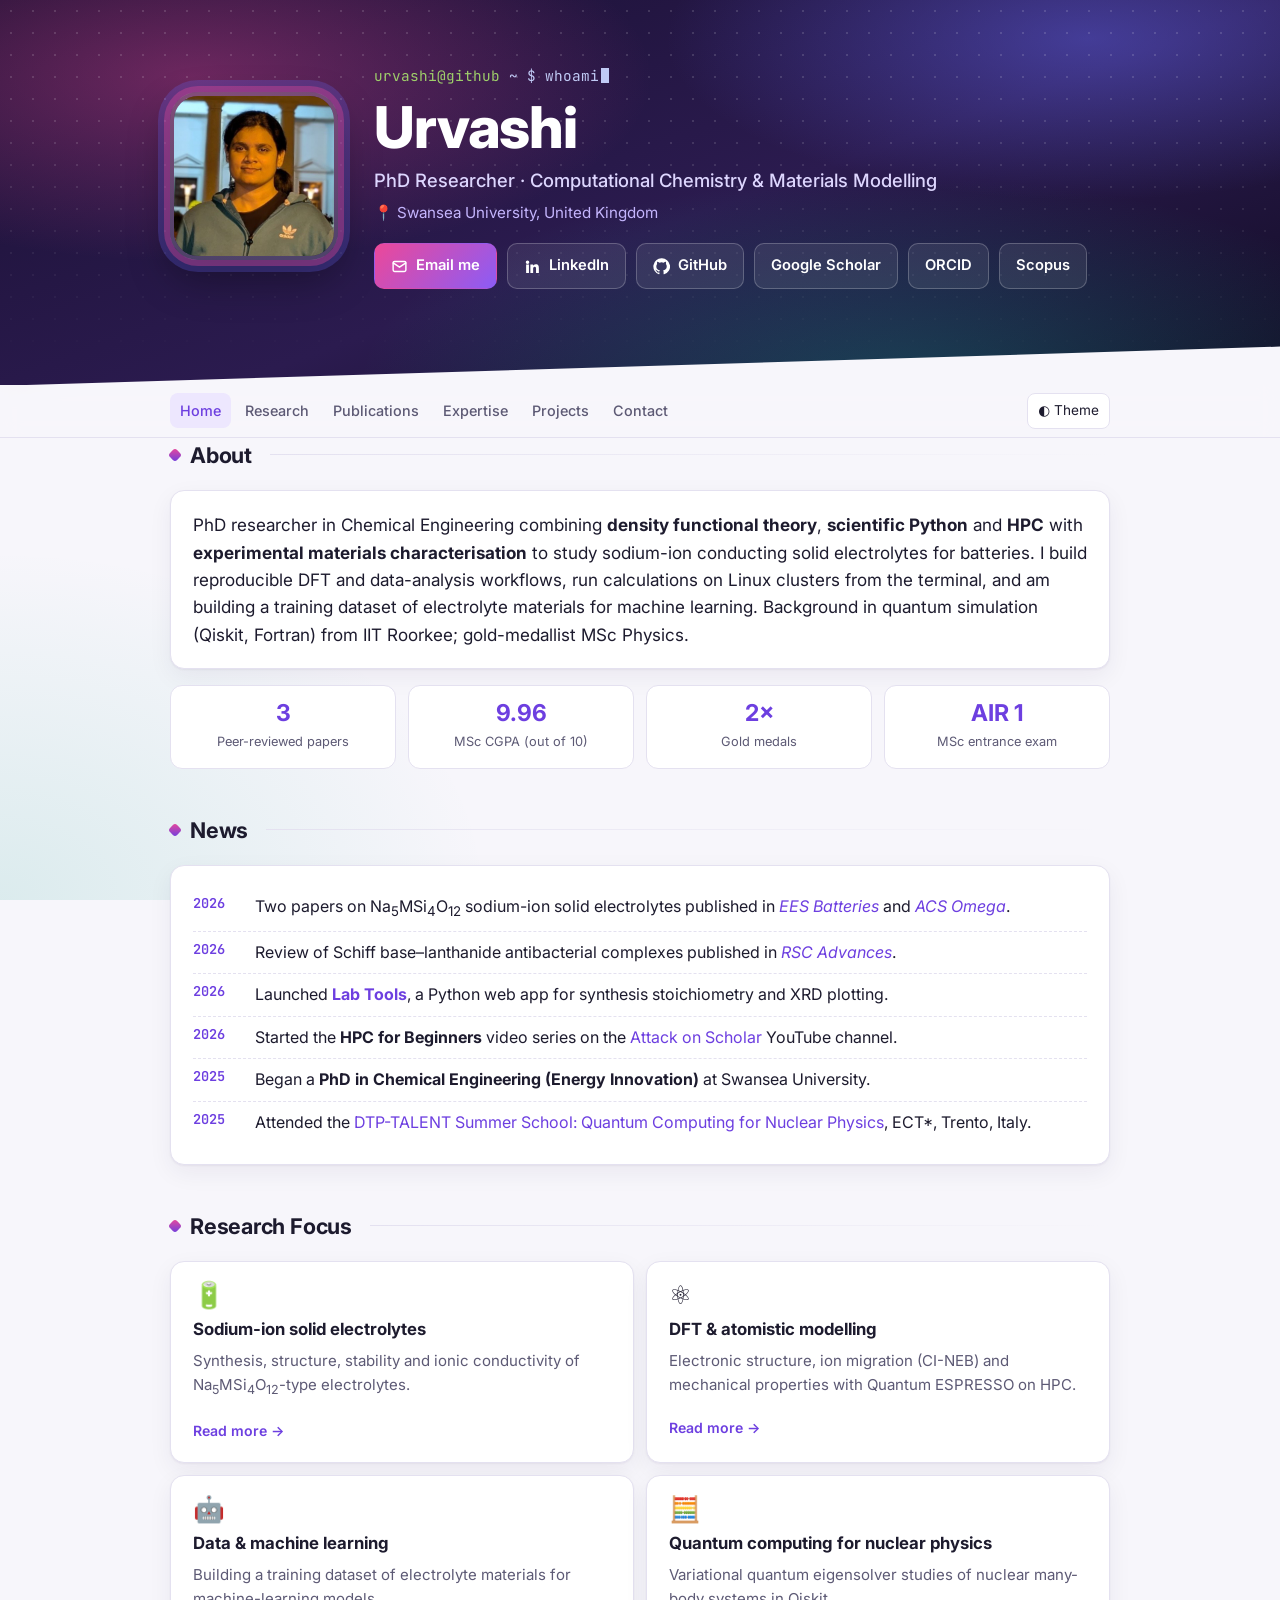
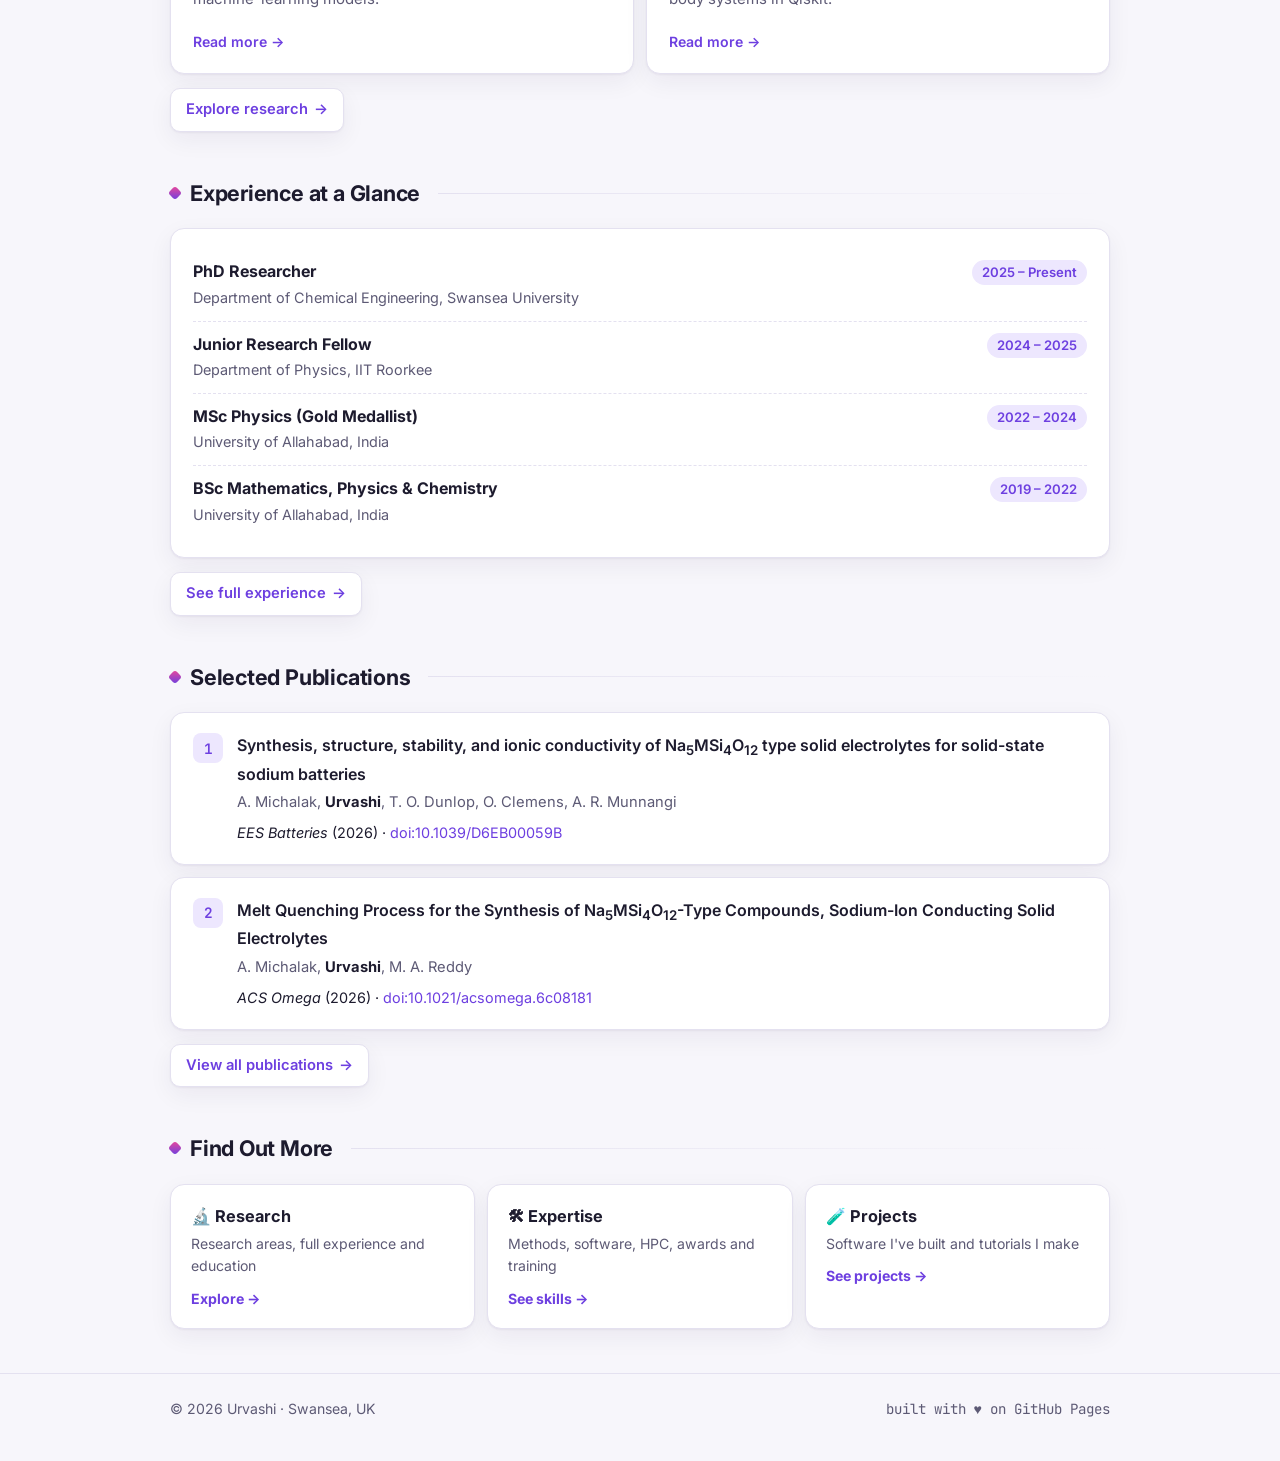
<file: index.html>
<!doctype html>
<html lang="en">
<head>
<meta charset="utf-8">
<meta name="viewport" content="width=device-width, initial-scale=1">
<title>Urvashi · PhD Researcher</title>
<meta name="description" content="Urvashi: PhD researcher in Chemical Engineering at Swansea University, combining density functional theory, scientific Python and HPC with materials characterisation for sodium-ion solid electrolytes.">
<meta property="og:title" content="Urvashi · PhD Researcher">
<meta property="og:description" content="Urvashi: PhD researcher in Chemical Engineering at Swansea University, combining density functional theory, scientific Python and HPC with materials characterisation for sodium-ion solid electrolytes.">
<meta property="og:image" content="https://urru14.github.io/photo.jpg">
<link rel="preconnect" href="https://fonts.googleapis.com">
<link rel="preconnect" href="https://fonts.gstatic.com" crossorigin>
<link href="https://fonts.googleapis.com/css2?family=Inter:wght@400;500;600;700;800&family=JetBrains+Mono:wght@400;600&display=swap" rel="stylesheet">
<link rel="stylesheet" href="style.css">
</head>
<body>
<header class="hero">
  <div class="wrap">
    <img class="photo" src="photo.jpg" alt="Photo of Urvashi" onerror="var d=document.createElement('div');d.className='photo initials';d.textContent='U';d.setAttribute('aria-hidden','true');this.replaceWith(d)">
    <div>
      <div class="prompt mono">urvashi@github <span>~ $ whoami</span><span class="cursor"></span></div>
      <h1>Urvashi</h1>
      <p class="role">PhD Researcher · Computational Chemistry &amp; Materials Modelling</p>
      <p class="place">📍 Swansea University, United Kingdom</p>
      <p class="print-contact" style="display:none">urruyadav@gmail.com · linkedin.com/in/urvashi-urvashi · github.com/Urru14 · ORCID 0009-0009-8799-0409 · urru14.github.io</p>
      <div class="actions">
        <a class="btn primary" href="mailto:urruyadav@gmail.com">
          <svg viewBox="0 0 24 24" fill="none" stroke="currentColor" stroke-width="2" stroke-linecap="round" stroke-linejoin="round"><rect x="3" y="5" width="18" height="14" rx="2"/><path d="m3 7 9 6 9-6"/></svg>Email me</a>
        <a class="btn" href="https://www.linkedin.com/in/urvashi-urvashi/" target="_blank" rel="noopener">
          <svg viewBox="0 0 24 24" fill="currentColor"><path d="M4.98 3.5a2.5 2.5 0 1 1 0 5 2.5 2.5 0 0 1 0-5zM3 9h4v12H3zM9 9h3.8v1.7h.05c.53-1 1.83-2.05 3.77-2.05C20.6 8.65 21 11.2 21 14.5V21h-4v-5.7c0-1.36-.03-3.1-1.9-3.1-1.9 0-2.2 1.48-2.2 3V21H9z"/></svg>LinkedIn</a>
        <a class="btn" href="https://github.com/Urru14" target="_blank" rel="noopener">
          <svg viewBox="0 0 24 24" fill="currentColor"><path d="M12 .5a11.5 11.5 0 0 0-3.64 22.41c.58.1.79-.25.79-.56v-2c-3.2.7-3.88-1.37-3.88-1.37-.52-1.33-1.28-1.69-1.28-1.69-1.05-.72.08-.7.08-.7 1.16.08 1.77 1.19 1.77 1.19 1.03 1.77 2.7 1.26 3.36.96.1-.75.4-1.26.73-1.55-2.55-.29-5.24-1.28-5.24-5.69 0-1.26.45-2.29 1.19-3.1-.12-.29-.52-1.46.11-3.05 0 0 .97-.31 3.17 1.18a11 11 0 0 1 5.78 0c2.2-1.49 3.17-1.18 3.17-1.18.63 1.59.23 2.76.11 3.05.74.81 1.19 1.84 1.19 3.1 0 4.42-2.7 5.4-5.26 5.68.41.36.78 1.06.78 2.14v3.17c0 .31.21.67.8.56A11.5 11.5 0 0 0 12 .5z"/></svg>GitHub</a>
        <a class="btn" href="https://scholar.google.com/citations?user=A3PcYIsAAAAJ" target="_blank" rel="noopener">Google Scholar</a>
        <a class="btn" href="https://orcid.org/0009-0009-8799-0409" target="_blank" rel="noopener">ORCID</a>
        <a class="btn" href="https://www.scopus.com/inward/authorDetails.url?authorID=60637903800&amp;partnerID=MN8TOARS" target="_blank" rel="noopener">Scopus</a>
      </div>
    </div>
  </div>
</header>
<nav class="top" aria-label="Pages">
  <div class="wrap">
    <a href="index.html" class="active" aria-current="page">Home</a>
    <a href="research.html">Research</a>
    <a href="publications.html">Publications</a>
    <a href="expertise.html">Expertise</a>
    <a href="projects.html">Projects</a>
    <a href="contact.html">Contact</a>
    <button class="theme" id="themeBtn" type="button" aria-label="Toggle colour theme">◐ Theme</button>
  </div>
</nav>

<main class="wrap">

  <section id="about">
    <h2>About</h2>
    <div class="card">
      <p class="lead">PhD researcher in Chemical Engineering combining <b>density functional theory</b>, <b>scientific Python</b> and <b>HPC</b> with <b>experimental materials characterisation</b> to study sodium-ion conducting solid electrolytes for batteries. I build reproducible DFT and data-analysis workflows, run calculations on Linux clusters from the terminal, and am building a training dataset of electrolyte materials for machine learning. Background in quantum simulation (Qiskit, Fortran) from IIT Roorkee; gold-medallist MSc Physics.</p>
    </div>
    <div class="stats">
      <div class="stat"><b>3</b><span>Peer-reviewed papers</span></div>
      <div class="stat"><b>9.96</b><span>MSc CGPA (out of 10)</span></div>
      <div class="stat"><b>2×</b><span>Gold medals</span></div>
      <div class="stat"><b>AIR 1</b><span>MSc entrance exam</span></div>
    </div>
  </section>

  <section id="news">
    <h2>News</h2>
    <div class="card"><ul class="list news">
      <li><span class="y">2026</span><span>Two papers on Na<sub>5</sub>MSi<sub>4</sub>O<sub>12</sub> sodium-ion solid electrolytes published in <a href="https://doi.org/10.1039/D6EB00059B" target="_blank" rel="noopener"><i>EES Batteries</i></a> and <a href="https://doi.org/10.1021/acsomega.6c08181" target="_blank" rel="noopener"><i>ACS Omega</i></a>.</span></li>
      <li><span class="y">2026</span><span>Review of Schiff base–lanthanide antibacterial complexes published in <a href="https://doi.org/10.1039/D5RA08181E" target="_blank" rel="noopener"><i>RSC Advances</i></a>.</span></li>
      <li><span class="y">2026</span><span>Launched <a href="https://lab-tools-hkr8yfe55hosfmqfjnobbk.streamlit.app" target="_blank" rel="noopener"><b>Lab Tools</b></a>, a Python web app for synthesis stoichiometry and XRD plotting.</span></li>
      <li><span class="y">2026</span><span>Started the <b>HPC for Beginners</b> video series on the <a href="https://www.youtube.com/@AttackonScholar" target="_blank" rel="noopener">Attack on Scholar</a> YouTube channel.</span></li>
      <li><span class="y">2025</span><span>Began a <b>PhD in Chemical Engineering (Energy Innovation)</b> at Swansea University.</span></li>
      <li><span class="y">2025</span><span>Attended the <a href="https://indico.ectstar.eu/event/250/" target="_blank" rel="noopener">DTP-TALENT Summer School: Quantum Computing for Nuclear Physics</a>, ECT*, Trento, Italy.</span></li>
    </ul></div>
  </section>

  <section id="focus">
    <h2>Research Focus</h2>
    <div class="themes">
      <a class="card theme-card" href="research.html#electrolytes">
        <div class="ico">🔋</div><h3>Sodium-ion solid electrolytes</h3><p>Synthesis, structure, stability and ionic conductivity of Na<sub>5</sub>MSi<sub>4</sub>O<sub>12</sub>-type electrolytes.</p>
        <span class="go">Read more →</span>
      </a>
      <a class="card theme-card" href="research.html#dft">
        <div class="ico">⚛️</div><h3>DFT &amp; atomistic modelling</h3><p>Electronic structure, ion migration (CI-NEB) and mechanical properties with Quantum ESPRESSO on HPC.</p>
        <span class="go">Read more →</span>
      </a>
      <a class="card theme-card" href="research.html#ml">
        <div class="ico">🤖</div><h3>Data &amp; machine learning</h3><p>Building a training dataset of electrolyte materials for machine-learning models.</p>
        <span class="go">Read more →</span>
      </a>
      <a class="card theme-card" href="research.html#quantum">
        <div class="ico">🧮</div><h3>Quantum computing for nuclear physics</h3><p>Variational quantum eigensolver studies of nuclear many-body systems in Qiskit.</p>
        <span class="go">Read more →</span>
      </a>
    </div>
    <a class="more" href="research.html">Explore research</a>
  </section>

  <section id="glance">
    <h2>Experience at a Glance</h2>
    <div class="card"><ul class="glance">
      <li><div><b>PhD Researcher</b><span class="w">Department of Chemical Engineering, Swansea University</span></div><span class="when">2025 – Present</span></li>
      <li><div><b>Junior Research Fellow</b><span class="w">Department of Physics, IIT Roorkee</span></div><span class="when">2024 – 2025</span></li>
      <li><div><b>MSc Physics (Gold Medallist)</b><span class="w">University of Allahabad, India</span></div><span class="when">2022 – 2024</span></li>
      <li><div><b>BSc Mathematics, Physics &amp; Chemistry</b><span class="w">University of Allahabad, India</span></div><span class="when">2019 – 2022</span></li>
    </ul></div>
    <a class="more" href="research.html#experience">See full experience</a>
  </section>

  <section id="selected">
    <h2>Selected Publications</h2>
    <div class="pubs">
      <div class="card pub"><div>
        <p class="t">Synthesis, structure, stability, and ionic conductivity of Na<sub>5</sub>MSi<sub>4</sub>O<sub>12</sub> type solid electrolytes for solid-state sodium batteries</p>
        <p class="a">A. Michalak, <b>Urvashi</b>, T. O. Dunlop, O. Clemens, A. R. Munnangi</p>
        <p class="j"><i>EES Batteries</i> (2026) · <a href="https://doi.org/10.1039/D6EB00059B" target="_blank" rel="noopener">doi:10.1039/D6EB00059B</a></p>
      </div></div>
      <div class="card pub"><div>
        <p class="t">Melt Quenching Process for the Synthesis of Na<sub>5</sub>MSi<sub>4</sub>O<sub>12</sub>-Type Compounds, Sodium-Ion Conducting Solid Electrolytes</p>
        <p class="a">A. Michalak, <b>Urvashi</b>, M. A. Reddy</p>
        <p class="j"><i>ACS Omega</i> (2026) · <a href="https://doi.org/10.1021/acsomega.6c08181" target="_blank" rel="noopener">doi:10.1021/acsomega.6c08181</a></p>
      </div></div>
    </div>
    <a class="more" href="publications.html">View all publications</a>
  </section>

  <section id="next">
    <h2>Find Out More</h2>
    <div class="cta">
      <a href="research.html"><b>🔬 Research</b><span>Research areas, full experience and education</span><i>Explore →</i></a>
      <a href="expertise.html"><b>🛠 Expertise</b><span>Methods, software, HPC, awards and training</span><i>See skills →</i></a>
      <a href="projects.html"><b>🧪 Projects</b><span>Software I've built and tutorials I make</span><i>See projects →</i></a>
    </div>
  </section>

</main>

<footer>
  <div class="wrap">
    <span>© <span id="yr">2026</span> Urvashi · Swansea, UK</span>
    <span class="mono">built with ♥ on GitHub Pages</span>
  </div>
</footer>
<script src="script.js"></script>
</body>
</html>
</file>
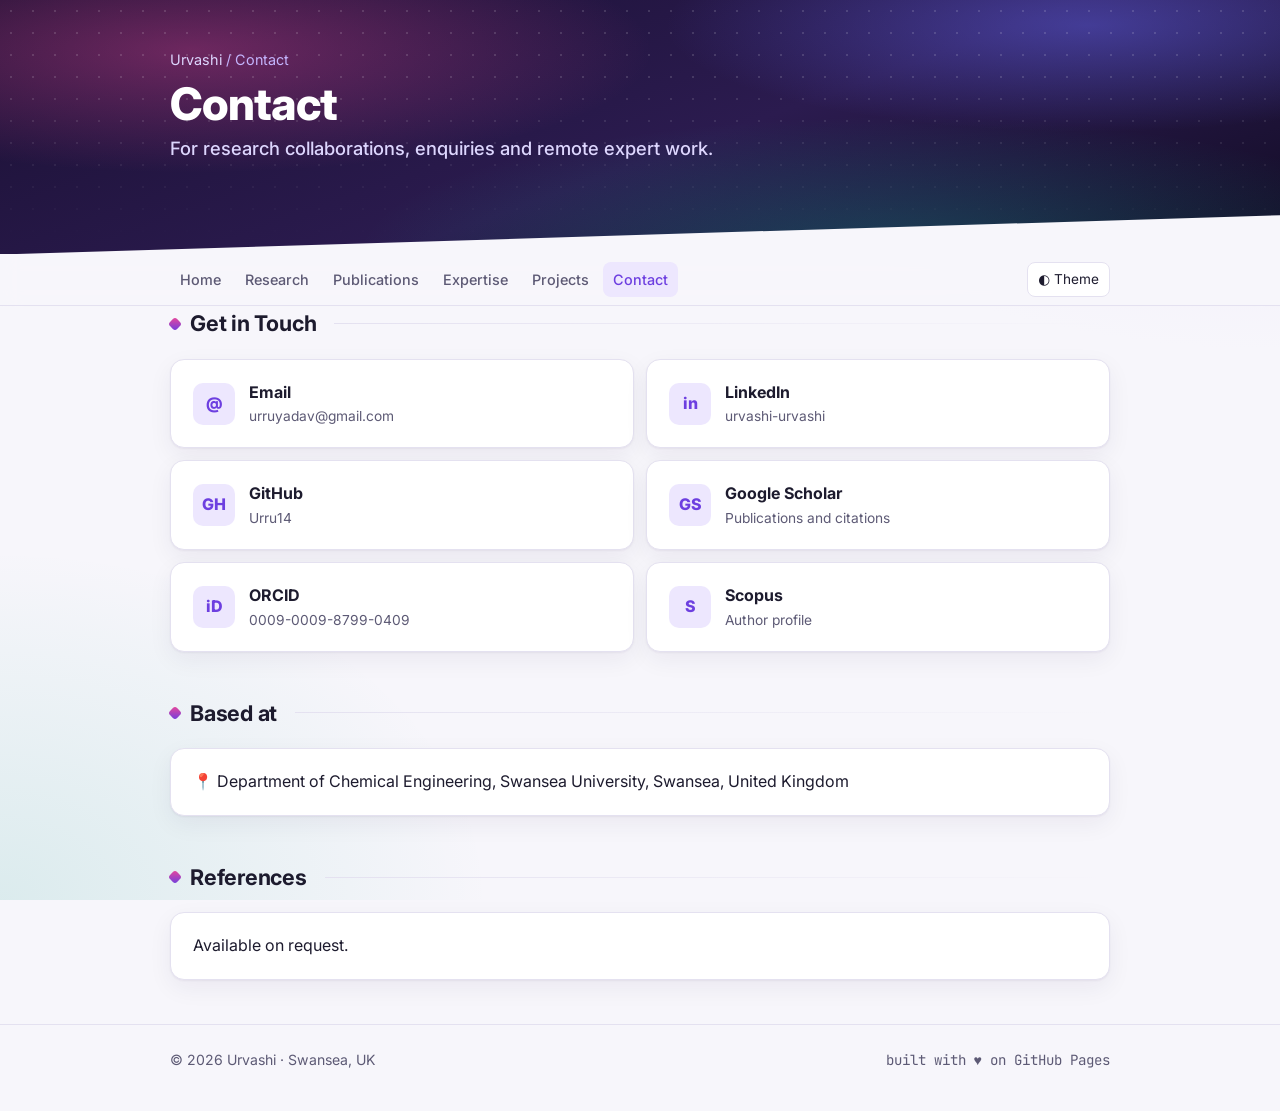
<file: contact.html>
<!doctype html>
<html lang="en">
<head>
<meta charset="utf-8">
<meta name="viewport" content="width=device-width, initial-scale=1">
<title>Contact · Urvashi</title>
<meta name="description" content="Contact Urvashi.">
<meta property="og:title" content="Contact · Urvashi">
<meta property="og:description" content="Contact Urvashi.">
<meta property="og:image" content="https://urru14.github.io/photo.jpg">
<link rel="preconnect" href="https://fonts.googleapis.com">
<link rel="preconnect" href="https://fonts.gstatic.com" crossorigin>
<link href="https://fonts.googleapis.com/css2?family=Inter:wght@400;500;600;700;800&family=JetBrains+Mono:wght@400;600&display=swap" rel="stylesheet">
<link rel="stylesheet" href="style.css">
</head>
<body>
<header class="hero pagehead">
  <div class="wrap">
    <p class="crumb"><a href="index.html">Urvashi</a> / Contact</p>
    <h1>Contact</h1>
    <p class="role">For research collaborations, enquiries and remote expert work.</p>
  </div>
</header>
<nav class="top" aria-label="Pages">
  <div class="wrap">
    <a href="index.html">Home</a>
    <a href="research.html">Research</a>
    <a href="publications.html">Publications</a>
    <a href="expertise.html">Expertise</a>
    <a href="projects.html">Projects</a>
    <a href="contact.html" class="active" aria-current="page">Contact</a>
    <button class="theme" id="themeBtn" type="button" aria-label="Toggle colour theme">◐ Theme</button>
  </div>
</nav>

<main class="wrap">

  <section id="reach">
    <h2>Get in Touch</h2>
    <div class="contact-grid">
      <a class="card" href="mailto:urruyadav@gmail.com"><span class="ci">@</span><span><b>Email</b><small>urruyadav@gmail.com</small></span></a>
      <a class="card" href="https://www.linkedin.com/in/urvashi-urvashi/" target="_blank" rel="noopener"><span class="ci">in</span><span><b>LinkedIn</b><small>urvashi-urvashi</small></span></a>
      <a class="card" href="https://github.com/Urru14" target="_blank" rel="noopener"><span class="ci">GH</span><span><b>GitHub</b><small>Urru14</small></span></a>
      <a class="card" href="https://scholar.google.com/citations?user=A3PcYIsAAAAJ" target="_blank" rel="noopener"><span class="ci">GS</span><span><b>Google Scholar</b><small>Publications and citations</small></span></a>
      <a class="card" href="https://orcid.org/0009-0009-8799-0409" target="_blank" rel="noopener"><span class="ci">iD</span><span><b>ORCID</b><small>0009-0009-8799-0409</small></span></a>
      <a class="card" href="https://www.scopus.com/inward/authorDetails.url?authorID=60637903800&amp;partnerID=MN8TOARS" target="_blank" rel="noopener"><span class="ci">S</span><span><b>Scopus</b><small>Author profile</small></span></a>
    </div>
  </section>

  <section>
    <h2>Based at</h2>
    <div class="card"><p style="margin:0">📍 Department of Chemical Engineering, Swansea University, Swansea, United Kingdom</p></div>
  </section>

  <section>
    <h2>References</h2>
    <div class="card"><p style="margin:0">Available on request.</p></div>
  </section>

</main>

<footer>
  <div class="wrap">
    <span>© <span id="yr">2026</span> Urvashi · Swansea, UK</span>
    <span class="mono">built with ♥ on GitHub Pages</span>
  </div>
</footer>
<script src="script.js"></script>
</body>
</html>
</file>
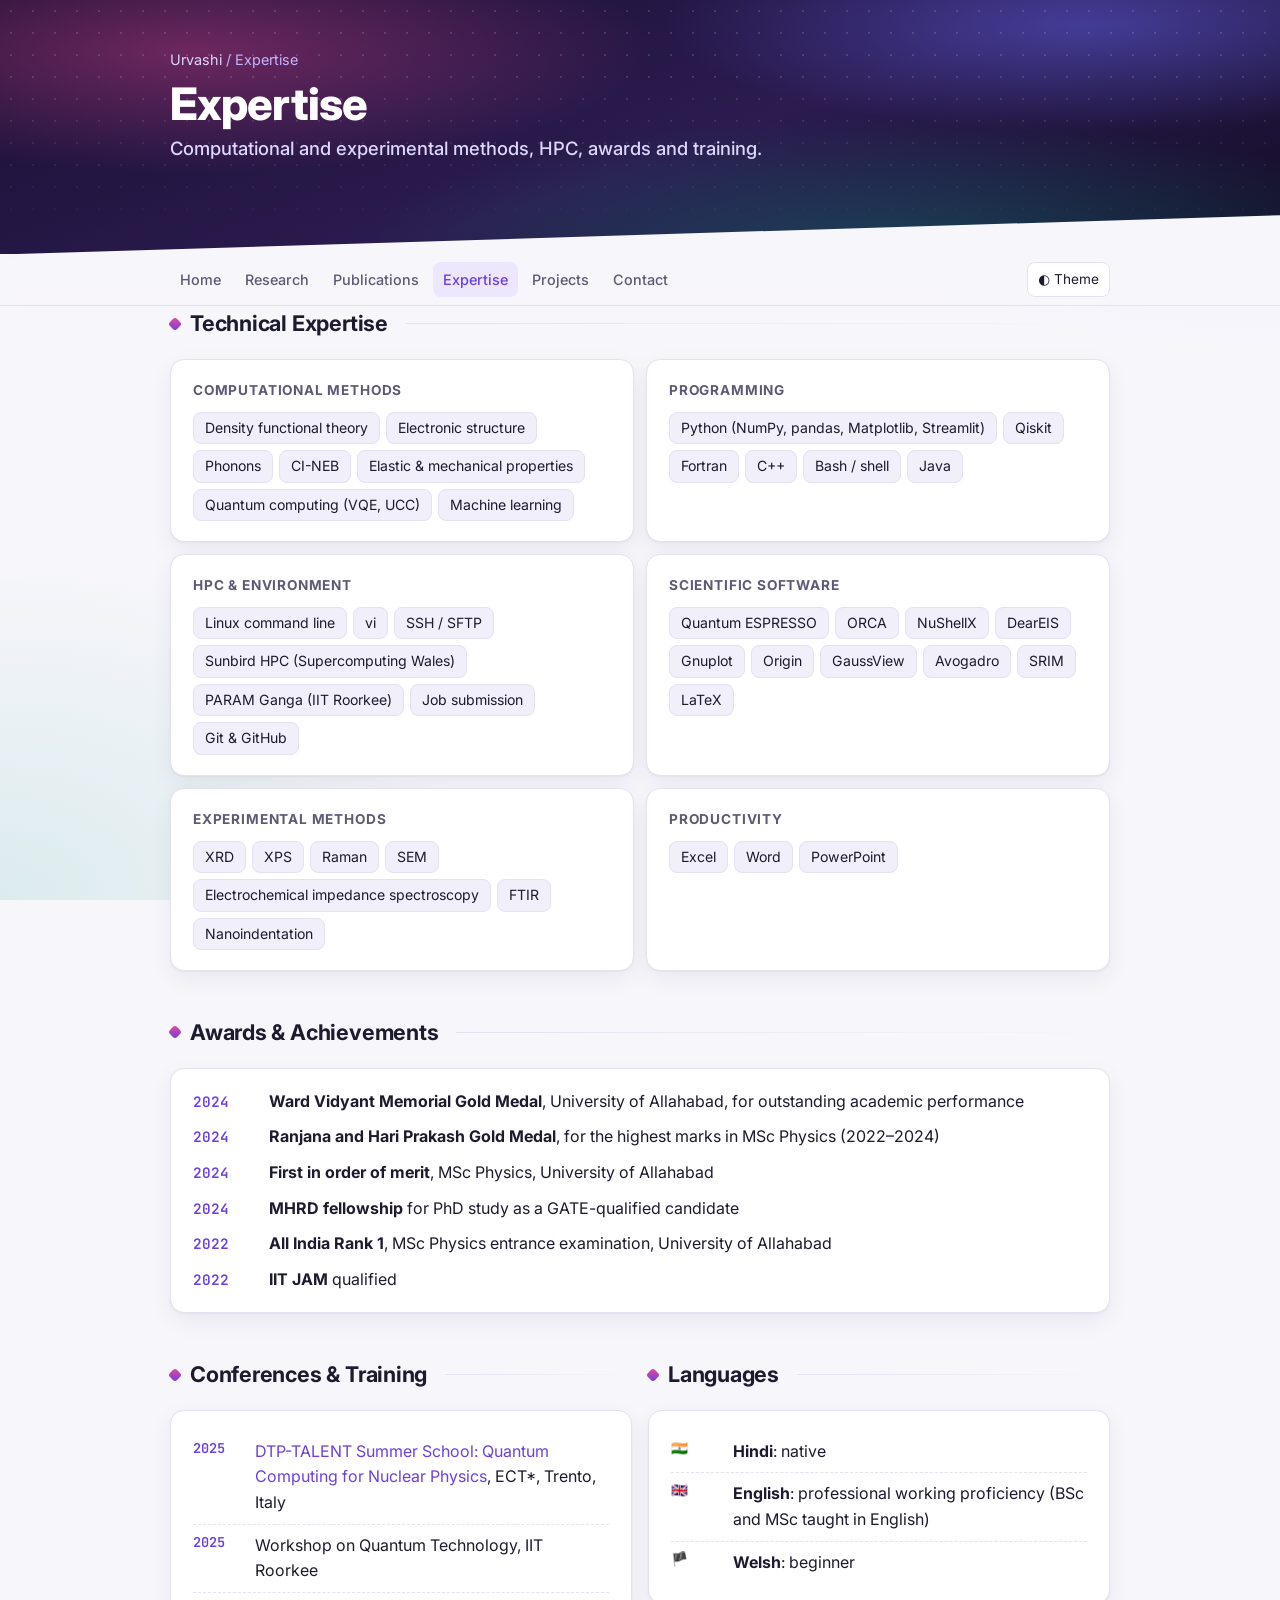
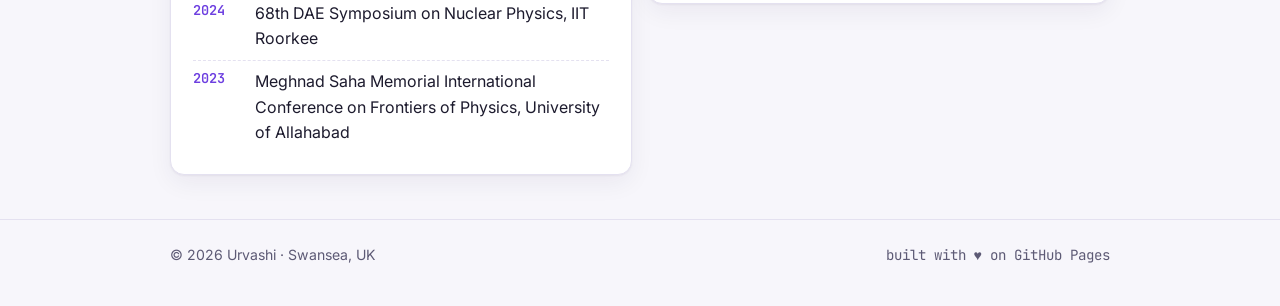
<file: expertise.html>
<!doctype html>
<html lang="en">
<head>
<meta charset="utf-8">
<meta name="viewport" content="width=device-width, initial-scale=1">
<title>Expertise · Urvashi</title>
<meta name="description" content="Technical expertise, awards and training of Urvashi.">
<meta property="og:title" content="Expertise · Urvashi">
<meta property="og:description" content="Technical expertise, awards and training of Urvashi.">
<meta property="og:image" content="https://urru14.github.io/photo.jpg">
<link rel="preconnect" href="https://fonts.googleapis.com">
<link rel="preconnect" href="https://fonts.gstatic.com" crossorigin>
<link href="https://fonts.googleapis.com/css2?family=Inter:wght@400;500;600;700;800&family=JetBrains+Mono:wght@400;600&display=swap" rel="stylesheet">
<link rel="stylesheet" href="style.css">
</head>
<body>
<header class="hero pagehead">
  <div class="wrap">
    <p class="crumb"><a href="index.html">Urvashi</a> / Expertise</p>
    <h1>Expertise</h1>
    <p class="role">Computational and experimental methods, HPC, awards and training.</p>
  </div>
</header>
<nav class="top" aria-label="Pages">
  <div class="wrap">
    <a href="index.html">Home</a>
    <a href="research.html">Research</a>
    <a href="publications.html">Publications</a>
    <a href="expertise.html" class="active" aria-current="page">Expertise</a>
    <a href="projects.html">Projects</a>
    <a href="contact.html">Contact</a>
    <button class="theme" id="themeBtn" type="button" aria-label="Toggle colour theme">◐ Theme</button>
  </div>
</nav>

<main class="wrap">

  <section id="skills">
    <h2>Technical Expertise</h2>
    <div class="skills">
      <div class="card"><h3>Computational methods</h3><div class="chips">
        <span class="chip">Density functional theory</span><span class="chip">Electronic structure</span><span class="chip">Phonons</span><span class="chip">CI-NEB</span><span class="chip">Elastic &amp; mechanical properties</span><span class="chip">Quantum computing (VQE, UCC)</span><span class="chip">Machine learning</span></div></div>
      <div class="card"><h3>Programming</h3><div class="chips">
        <span class="chip">Python (NumPy, pandas, Matplotlib, Streamlit)</span><span class="chip">Qiskit</span><span class="chip">Fortran</span><span class="chip">C++</span><span class="chip">Bash / shell</span><span class="chip">Java</span></div></div>
      <div class="card"><h3>HPC &amp; environment</h3><div class="chips">
        <span class="chip">Linux command line</span><span class="chip">vi</span><span class="chip">SSH / SFTP</span><span class="chip">Sunbird HPC (Supercomputing Wales)</span><span class="chip">PARAM Ganga (IIT Roorkee)</span><span class="chip">Job submission</span><span class="chip">Git &amp; GitHub</span></div></div>
      <div class="card"><h3>Scientific software</h3><div class="chips">
        <span class="chip">Quantum ESPRESSO</span><span class="chip">ORCA</span><span class="chip">NuShellX</span><span class="chip">DearEIS</span><span class="chip">Gnuplot</span><span class="chip">Origin</span><span class="chip">GaussView</span><span class="chip">Avogadro</span><span class="chip">SRIM</span><span class="chip">LaTeX</span></div></div>
      <div class="card"><h3>Experimental methods</h3><div class="chips">
        <span class="chip">XRD</span><span class="chip">XPS</span><span class="chip">Raman</span><span class="chip">SEM</span><span class="chip">Electrochemical impedance spectroscopy</span><span class="chip">FTIR</span><span class="chip">Nanoindentation</span></div></div>
      <div class="card"><h3>Productivity</h3><div class="chips">
        <span class="chip">Excel</span><span class="chip">Word</span><span class="chip">PowerPoint</span></div></div>
    </div>
  </section>

  <section id="awards">
    <h2>Awards &amp; Achievements</h2>
    <div class="card awards">
      <div class="award"><span class="y">2024</span><span><b>Ward Vidyant Memorial Gold Medal</b>, University of Allahabad, for outstanding academic performance</span></div>
      <div class="award"><span class="y">2024</span><span><b>Ranjana and Hari Prakash Gold Medal</b>, for the highest marks in MSc Physics (2022–2024)</span></div>
      <div class="award"><span class="y">2024</span><span><b>First in order of merit</b>, MSc Physics, University of Allahabad</span></div>
      <div class="award"><span class="y">2024</span><span><b>MHRD fellowship</b> for PhD study as a GATE-qualified candidate</span></div>
      <div class="award"><span class="y">2022</span><span><b>All India Rank 1</b>, MSc Physics entrance examination, University of Allahabad</span></div>
      <div class="award"><span class="y">2022</span><span><b>IIT JAM</b> qualified</span></div>
    </div>
  </section>

  <section id="training">
    <div class="grid2">
      <div>
        <h2>Conferences &amp; Training</h2>
        <div class="card"><ul class="list">
          <li><span class="y">2025</span><span><a href="https://indico.ectstar.eu/event/250/" target="_blank" rel="noopener">DTP-TALENT Summer School: Quantum Computing for Nuclear Physics</a>, ECT*, Trento, Italy</span></li>
          <li><span class="y">2025</span><span>Workshop on Quantum Technology, IIT Roorkee</span></li>
          <li><span class="y">2024</span><span>68th DAE Symposium on Nuclear Physics, IIT Roorkee</span></li>
          <li><span class="y">2023</span><span>Meghnad Saha Memorial International Conference on Frontiers of Physics, University of Allahabad</span></li>
        </ul></div>
      </div>
      <div>
        <h2>Languages</h2>
        <div class="card"><ul class="list">
          <li><span class="y">🇮🇳</span><span><b>Hindi</b>: native</span></li>
          <li><span class="y">🇬🇧</span><span><b>English</b>: professional working proficiency (BSc and MSc taught in English)</span></li>
          <li><span class="y">🏴</span><span><b>Welsh</b>: beginner</span></li>
        </ul></div>
      </div>
    </div>
  </section>

</main>

<footer>
  <div class="wrap">
    <span>© <span id="yr">2026</span> Urvashi · Swansea, UK</span>
    <span class="mono">built with ♥ on GitHub Pages</span>
  </div>
</footer>
<script src="script.js"></script>
</body>
</html>
</file>
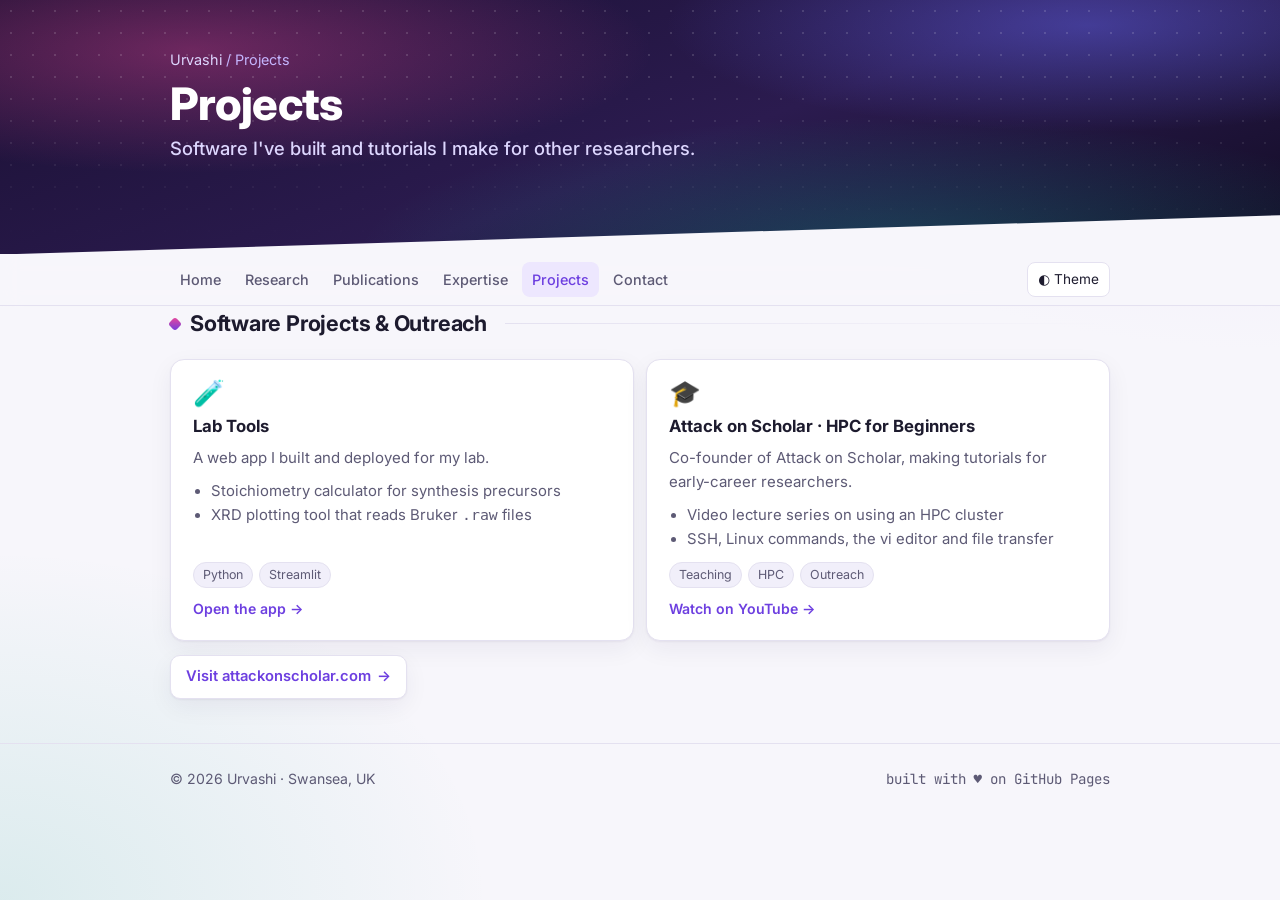
<file: projects.html>
<!doctype html>
<html lang="en">
<head>
<meta charset="utf-8">
<meta name="viewport" content="width=device-width, initial-scale=1">
<title>Projects · Urvashi</title>
<meta name="description" content="Software projects and outreach by Urvashi.">
<meta property="og:title" content="Projects · Urvashi">
<meta property="og:description" content="Software projects and outreach by Urvashi.">
<meta property="og:image" content="https://urru14.github.io/photo.jpg">
<link rel="preconnect" href="https://fonts.googleapis.com">
<link rel="preconnect" href="https://fonts.gstatic.com" crossorigin>
<link href="https://fonts.googleapis.com/css2?family=Inter:wght@400;500;600;700;800&family=JetBrains+Mono:wght@400;600&display=swap" rel="stylesheet">
<link rel="stylesheet" href="style.css">
</head>
<body>
<header class="hero pagehead">
  <div class="wrap">
    <p class="crumb"><a href="index.html">Urvashi</a> / Projects</p>
    <h1>Projects</h1>
    <p class="role">Software I've built and tutorials I make for other researchers.</p>
  </div>
</header>
<nav class="top" aria-label="Pages">
  <div class="wrap">
    <a href="index.html">Home</a>
    <a href="research.html">Research</a>
    <a href="publications.html">Publications</a>
    <a href="expertise.html">Expertise</a>
    <a href="projects.html" class="active" aria-current="page">Projects</a>
    <a href="contact.html">Contact</a>
    <button class="theme" id="themeBtn" type="button" aria-label="Toggle colour theme">◐ Theme</button>
  </div>
</nav>

<main class="wrap">

  <section id="projects">
    <h2>Software Projects &amp; Outreach</h2>
    <div class="themes">
      <a class="card theme-card" href="https://lab-tools-hkr8yfe55hosfmqfjnobbk.streamlit.app" target="_blank" rel="noopener">
        <div class="ico">🧪</div><h3>Lab Tools</h3><p>A web app I built and deployed for my lab.</p>
        <ul><li>Stoichiometry calculator for synthesis precursors</li><li>XRD plotting tool that reads Bruker <code>.raw</code> files</li></ul>
        <div class="tags"><span class="tag">Python</span><span class="tag">Streamlit</span></div>
        <span class="go">Open the app →</span>
      </a>
      <a class="card theme-card" href="https://www.youtube.com/@AttackonScholar" target="_blank" rel="noopener">
        <div class="ico">🎓</div><h3>Attack on Scholar · HPC for Beginners</h3><p>Co-founder of Attack on Scholar, making tutorials for early-career researchers.</p>
        <ul><li>Video lecture series on using an HPC cluster</li><li>SSH, Linux commands, the vi editor and file transfer</li></ul>
        <div class="tags"><span class="tag">Teaching</span><span class="tag">HPC</span><span class="tag">Outreach</span></div>
        <span class="go">Watch on YouTube →</span>
      </a>
    </div>
    <a class="more" href="https://attackonscholar.com" target="_blank" rel="noopener">Visit attackonscholar.com</a>
  </section>

</main>

<footer>
  <div class="wrap">
    <span>© <span id="yr">2026</span> Urvashi · Swansea, UK</span>
    <span class="mono">built with ♥ on GitHub Pages</span>
  </div>
</footer>
<script src="script.js"></script>
</body>
</html>
</file>
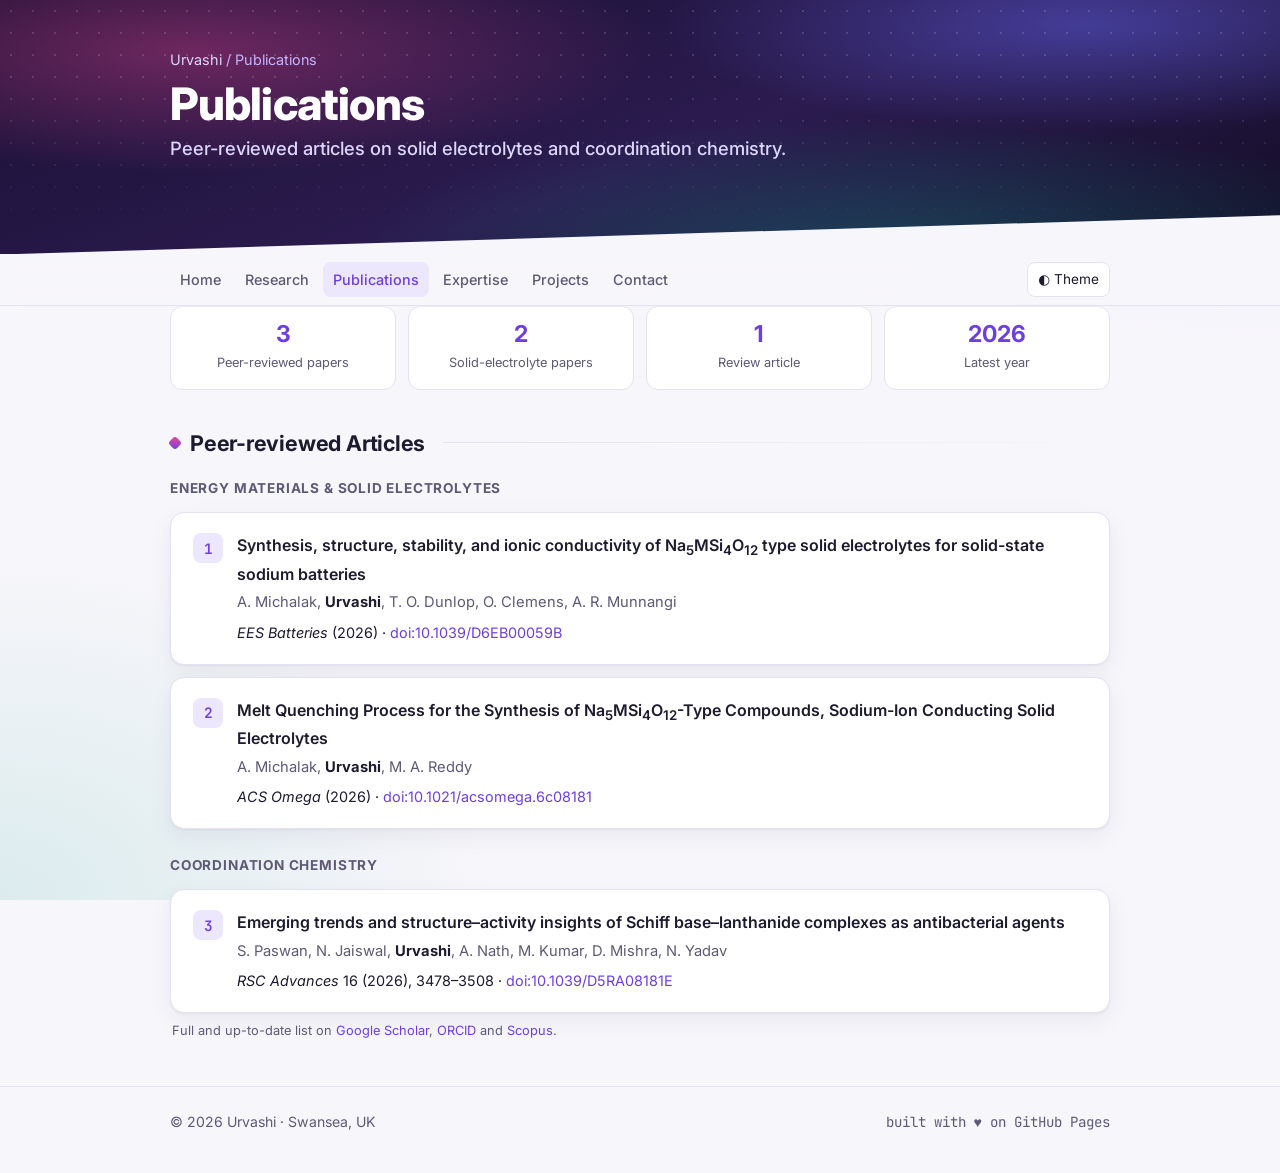
<file: publications.html>
<!doctype html>
<html lang="en">
<head>
<meta charset="utf-8">
<meta name="viewport" content="width=device-width, initial-scale=1">
<title>Publications · Urvashi</title>
<meta name="description" content="Peer-reviewed publications by Urvashi.">
<meta property="og:title" content="Publications · Urvashi">
<meta property="og:description" content="Peer-reviewed publications by Urvashi.">
<meta property="og:image" content="https://urru14.github.io/photo.jpg">
<link rel="preconnect" href="https://fonts.googleapis.com">
<link rel="preconnect" href="https://fonts.gstatic.com" crossorigin>
<link href="https://fonts.googleapis.com/css2?family=Inter:wght@400;500;600;700;800&family=JetBrains+Mono:wght@400;600&display=swap" rel="stylesheet">
<link rel="stylesheet" href="style.css">
</head>
<body>
<header class="hero pagehead">
  <div class="wrap">
    <p class="crumb"><a href="index.html">Urvashi</a> / Publications</p>
    <h1>Publications</h1>
    <p class="role">Peer-reviewed articles on solid electrolytes and coordination chemistry.</p>
  </div>
</header>
<nav class="top" aria-label="Pages">
  <div class="wrap">
    <a href="index.html">Home</a>
    <a href="research.html">Research</a>
    <a href="publications.html" class="active" aria-current="page">Publications</a>
    <a href="expertise.html">Expertise</a>
    <a href="projects.html">Projects</a>
    <a href="contact.html">Contact</a>
    <button class="theme" id="themeBtn" type="button" aria-label="Toggle colour theme">◐ Theme</button>
  </div>
</nav>

<main class="wrap">

  <div class="stats" style="margin:0 0 36px">
    <div class="stat"><b>3</b><span>Peer-reviewed papers</span></div>
    <div class="stat"><b>2</b><span>Solid-electrolyte papers</span></div>
    <div class="stat"><b>1</b><span>Review article</span></div>
    <div class="stat"><b>2026</b><span>Latest year</span></div>
  </div>

  <section id="publications">
    <h2>Peer-reviewed Articles</h2>
    <div class="pubs">
      <p class="sub">Energy materials &amp; solid electrolytes</p>
      <div class="card pub"><div>
        <p class="t">Synthesis, structure, stability, and ionic conductivity of Na<sub>5</sub>MSi<sub>4</sub>O<sub>12</sub> type solid electrolytes for solid-state sodium batteries</p>
        <p class="a">A. Michalak, <b>Urvashi</b>, T. O. Dunlop, O. Clemens, A. R. Munnangi</p>
        <p class="j"><i>EES Batteries</i> (2026) · <a href="https://doi.org/10.1039/D6EB00059B" target="_blank" rel="noopener">doi:10.1039/D6EB00059B</a></p>
      </div></div>
      <div class="card pub"><div>
        <p class="t">Melt Quenching Process for the Synthesis of Na<sub>5</sub>MSi<sub>4</sub>O<sub>12</sub>-Type Compounds, Sodium-Ion Conducting Solid Electrolytes</p>
        <p class="a">A. Michalak, <b>Urvashi</b>, M. A. Reddy</p>
        <p class="j"><i>ACS Omega</i> (2026) · <a href="https://doi.org/10.1021/acsomega.6c08181" target="_blank" rel="noopener">doi:10.1021/acsomega.6c08181</a></p>
      </div></div>
      <p class="sub">Coordination chemistry</p>
      <div class="card pub"><div>
        <p class="t">Emerging trends and structure–activity insights of Schiff base–lanthanide complexes as antibacterial agents</p>
        <p class="a">S. Paswan, N. Jaiswal, <b>Urvashi</b>, A. Nath, M. Kumar, D. Mishra, N. Yadav</p>
        <p class="j"><i>RSC Advances</i> 16 (2026), 3478–3508 · <a href="https://doi.org/10.1039/D5RA08181E" target="_blank" rel="noopener">doi:10.1039/D5RA08181E</a></p>
      </div></div>
    </div>
    <p class="statnote">Full and up-to-date list on <a href="https://scholar.google.com/citations?user=A3PcYIsAAAAJ" target="_blank" rel="noopener">Google Scholar</a>, <a href="https://orcid.org/0009-0009-8799-0409" target="_blank" rel="noopener">ORCID</a> and <a href="https://www.scopus.com/inward/authorDetails.url?authorID=60637903800&amp;partnerID=MN8TOARS" target="_blank" rel="noopener">Scopus</a>.</p>
  </section>

</main>

<footer>
  <div class="wrap">
    <span>© <span id="yr">2026</span> Urvashi · Swansea, UK</span>
    <span class="mono">built with ♥ on GitHub Pages</span>
  </div>
</footer>
<script src="script.js"></script>
</body>
</html>
</file>
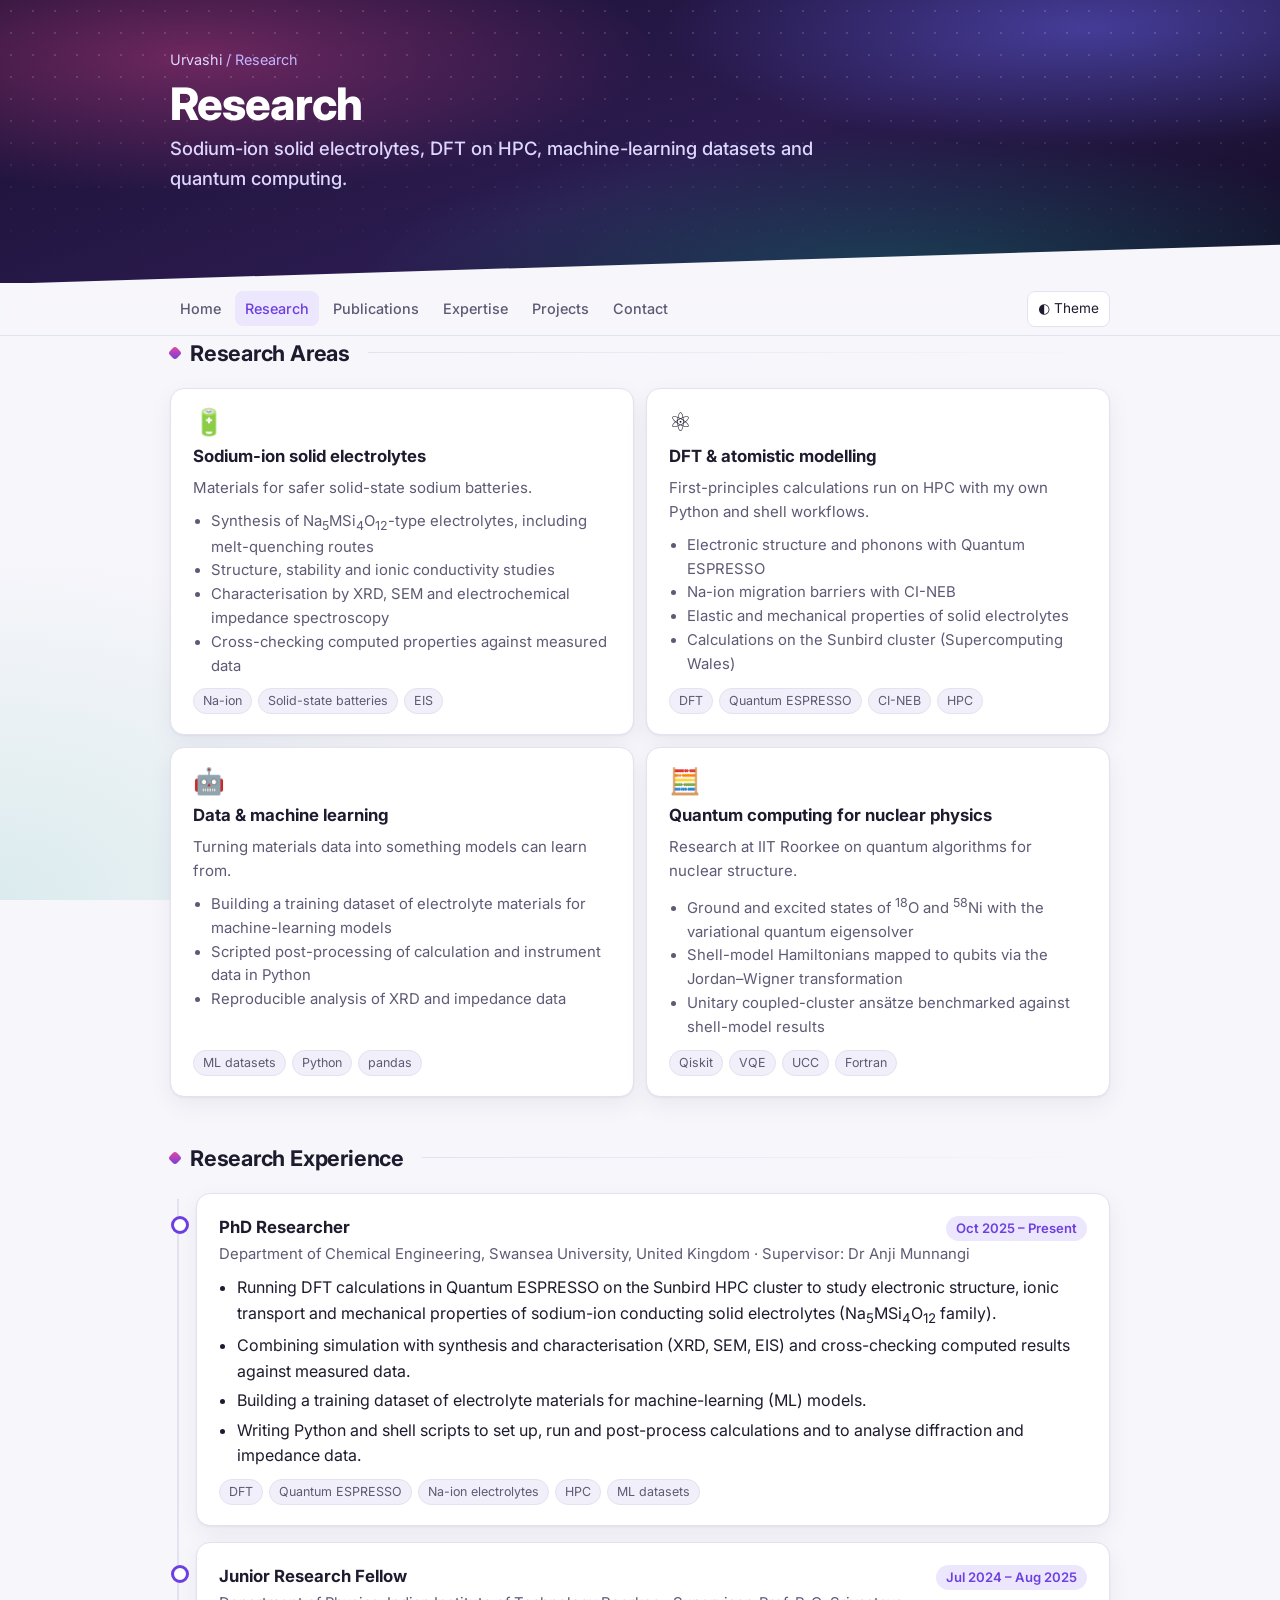
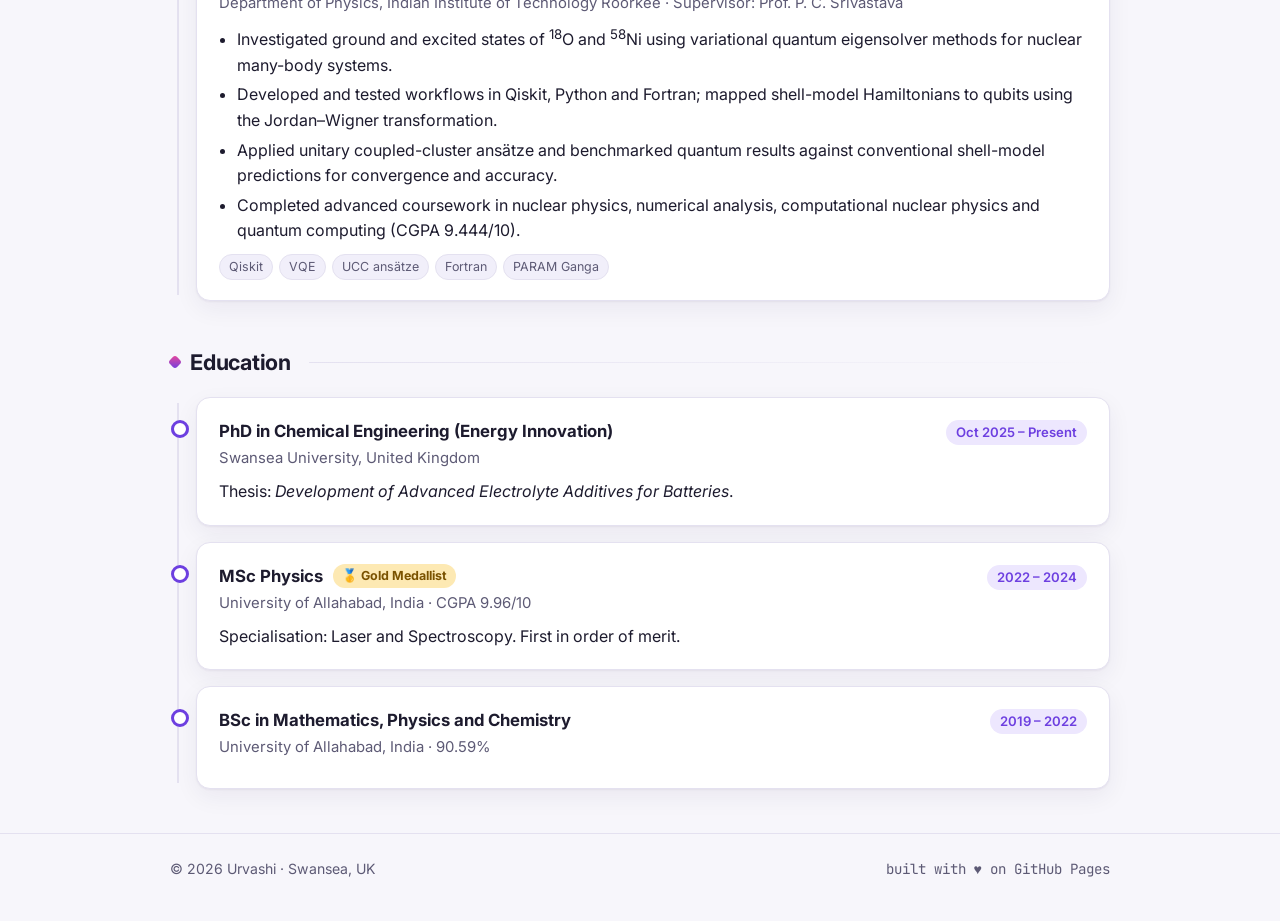
<file: research.html>
<!doctype html>
<html lang="en">
<head>
<meta charset="utf-8">
<meta name="viewport" content="width=device-width, initial-scale=1">
<title>Research · Urvashi</title>
<meta name="description" content="Research areas, experience and education of Urvashi, PhD researcher at Swansea University.">
<meta property="og:title" content="Research · Urvashi">
<meta property="og:description" content="Research areas, experience and education of Urvashi, PhD researcher at Swansea University.">
<meta property="og:image" content="https://urru14.github.io/photo.jpg">
<link rel="preconnect" href="https://fonts.googleapis.com">
<link rel="preconnect" href="https://fonts.gstatic.com" crossorigin>
<link href="https://fonts.googleapis.com/css2?family=Inter:wght@400;500;600;700;800&family=JetBrains+Mono:wght@400;600&display=swap" rel="stylesheet">
<link rel="stylesheet" href="style.css">
</head>
<body>
<header class="hero pagehead">
  <div class="wrap">
    <p class="crumb"><a href="index.html">Urvashi</a> / Research</p>
    <h1>Research</h1>
    <p class="role">Sodium-ion solid electrolytes, DFT on HPC, machine-learning datasets and quantum computing.</p>
  </div>
</header>
<nav class="top" aria-label="Pages">
  <div class="wrap">
    <a href="index.html">Home</a>
    <a href="research.html" class="active" aria-current="page">Research</a>
    <a href="publications.html">Publications</a>
    <a href="expertise.html">Expertise</a>
    <a href="projects.html">Projects</a>
    <a href="contact.html">Contact</a>
    <button class="theme" id="themeBtn" type="button" aria-label="Toggle colour theme">◐ Theme</button>
  </div>
</nav>

<main class="wrap">

  <section id="areas">
    <h2>Research Areas</h2>
    <div class="themes">
      <div class="card theme-card" id="electrolytes" style="scroll-margin-top:70px">
        <div class="ico">🔋</div><h3>Sodium-ion solid electrolytes</h3><p>Materials for safer solid-state sodium batteries.</p>
        <ul><li>Synthesis of Na<sub>5</sub>MSi<sub>4</sub>O<sub>12</sub>-type electrolytes, including melt-quenching routes</li><li>Structure, stability and ionic conductivity studies</li><li>Characterisation by XRD, SEM and electrochemical impedance spectroscopy</li><li>Cross-checking computed properties against measured data</li></ul>
        <div class="tags"><span class="tag">Na-ion</span><span class="tag">Solid-state batteries</span><span class="tag">EIS</span></div>
      </div>
      <div class="card theme-card" id="dft" style="scroll-margin-top:70px">
        <div class="ico">⚛️</div><h3>DFT &amp; atomistic modelling</h3><p>First-principles calculations run on HPC with my own Python and shell workflows.</p>
        <ul><li>Electronic structure and phonons with Quantum ESPRESSO</li><li>Na-ion migration barriers with CI-NEB</li><li>Elastic and mechanical properties of solid electrolytes</li><li>Calculations on the Sunbird cluster (Supercomputing Wales)</li></ul>
        <div class="tags"><span class="tag">DFT</span><span class="tag">Quantum ESPRESSO</span><span class="tag">CI-NEB</span><span class="tag">HPC</span></div>
      </div>
      <div class="card theme-card" id="ml" style="scroll-margin-top:70px">
        <div class="ico">🤖</div><h3>Data &amp; machine learning</h3><p>Turning materials data into something models can learn from.</p>
        <ul><li>Building a training dataset of electrolyte materials for machine-learning models</li><li>Scripted post-processing of calculation and instrument data in Python</li><li>Reproducible analysis of XRD and impedance data</li></ul>
        <div class="tags"><span class="tag">ML datasets</span><span class="tag">Python</span><span class="tag">pandas</span></div>
      </div>
      <div class="card theme-card" id="quantum" style="scroll-margin-top:70px">
        <div class="ico">🧮</div><h3>Quantum computing for nuclear physics</h3><p>Research at IIT Roorkee on quantum algorithms for nuclear structure.</p>
        <ul><li>Ground and excited states of <sup>18</sup>O and <sup>58</sup>Ni with the variational quantum eigensolver</li><li>Shell-model Hamiltonians mapped to qubits via the Jordan–Wigner transformation</li><li>Unitary coupled-cluster ansätze benchmarked against shell-model results</li></ul>
        <div class="tags"><span class="tag">Qiskit</span><span class="tag">VQE</span><span class="tag">UCC</span><span class="tag">Fortran</span></div>
      </div>
    </div>
  </section>

  <section id="experience" style="scroll-margin-top:70px">
    <h2>Research Experience</h2>
    <div class="tl">
      <div class="item card">
        <div class="head"><h3>PhD Researcher</h3><span class="when">Oct 2025 – Present</span></div>
        <p class="where">Department of Chemical Engineering, Swansea University, United Kingdom · Supervisor: Dr Anji Munnangi</p>
        <ul>
          <li>Running DFT calculations in Quantum ESPRESSO on the Sunbird HPC cluster to study electronic structure, ionic transport and mechanical properties of sodium-ion conducting solid electrolytes (Na<sub>5</sub>MSi<sub>4</sub>O<sub>12</sub> family).</li>
          <li>Combining simulation with synthesis and characterisation (XRD, SEM, EIS) and cross-checking computed results against measured data.</li>
          <li>Building a training dataset of electrolyte materials for machine-learning (ML) models.</li>
          <li>Writing Python and shell scripts to set up, run and post-process calculations and to analyse diffraction and impedance data.</li>
        </ul>
        <div class="tags"><span class="tag">DFT</span><span class="tag">Quantum ESPRESSO</span><span class="tag">Na-ion electrolytes</span><span class="tag">HPC</span><span class="tag">ML datasets</span></div>
      </div>
      <div class="item card">
        <div class="head"><h3>Junior Research Fellow</h3><span class="when">Jul 2024 – Aug 2025</span></div>
        <p class="where">Department of Physics, Indian Institute of Technology Roorkee · Supervisor: Prof. P. C. Srivastava</p>
        <ul>
          <li>Investigated ground and excited states of <sup>18</sup>O and <sup>58</sup>Ni using variational quantum eigensolver methods for nuclear many-body systems.</li>
          <li>Developed and tested workflows in Qiskit, Python and Fortran; mapped shell-model Hamiltonians to qubits using the Jordan–Wigner transformation.</li>
          <li>Applied unitary coupled-cluster ansätze and benchmarked quantum results against conventional shell-model predictions for convergence and accuracy.</li>
          <li>Completed advanced coursework in nuclear physics, numerical analysis, computational nuclear physics and quantum computing (CGPA 9.444/10).</li>
        </ul>
        <div class="tags"><span class="tag">Qiskit</span><span class="tag">VQE</span><span class="tag">UCC ansätze</span><span class="tag">Fortran</span><span class="tag">PARAM Ganga</span></div>
      </div>
    </div>
  </section>

  <section id="education" style="scroll-margin-top:70px">
    <h2>Education</h2>
    <div class="tl">
      <div class="item card">
        <div class="head"><h3>PhD in Chemical Engineering (Energy Innovation)</h3><span class="when">Oct 2025 – Present</span></div>
        <p class="where">Swansea University, United Kingdom</p>
        <p style="margin:0">Thesis: <i>Development of Advanced Electrolyte Additives for Batteries</i>.</p>
      </div>
      <div class="item card">
        <div class="head"><h3>MSc Physics <span class="badge">🥇 Gold Medallist</span></h3><span class="when">2022 – 2024</span></div>
        <p class="where">University of Allahabad, India · CGPA 9.96/10</p>
        <p style="margin:0">Specialisation: Laser and Spectroscopy. First in order of merit.</p>
      </div>
      <div class="item card">
        <div class="head"><h3>BSc in Mathematics, Physics and Chemistry</h3><span class="when">2019 – 2022</span></div>
        <p class="where">University of Allahabad, India · 90.59%</p>
      </div>
    </div>
  </section>

</main>

<footer>
  <div class="wrap">
    <span>© <span id="yr">2026</span> Urvashi · Swansea, UK</span>
    <span class="mono">built with ♥ on GitHub Pages</span>
  </div>
</footer>
<script src="script.js"></script>
</body>
</html>
</file>
<file: style.css>
:root{
  --bg:#f7f6fb; --surface:#ffffff; --surface-2:#f1effa; --text:#1d1b2e; --muted:#5d5a75; --line:#e4e1f0;
  --accent:#6d3fe0; --accent-soft:#ede7fe; --accent-2:#0f9d8a; --chip:#f1effa; --shadow:0 1px 2px rgba(30,20,70,.05),0 8px 24px rgba(30,20,70,.06);
  --hero-a:#0f0c29; --hero-b:#302b63; --hero-c:#24243e;
}
@media (prefers-color-scheme: dark){
  :root:not([data-theme="light"]){
    --bg:#0f0f17; --surface:#181826; --surface-2:#1f1f31; --text:#e6e4f5; --muted:#a19dbf; --line:#2c2a44;
    --accent:#a78bfa; --accent-soft:#2a2350; --accent-2:#5eead4; --chip:#232238; --shadow:0 1px 2px rgba(0,0,0,.3),0 8px 24px rgba(0,0,0,.25);
  }
}
:root[data-theme="dark"]{
  --bg:#0f0f17; --surface:#181826; --surface-2:#1f1f31; --text:#e6e4f5; --muted:#a19dbf; --line:#2c2a44;
  --accent:#a78bfa; --accent-soft:#2a2350; --accent-2:#5eead4; --chip:#232238; --shadow:0 1px 2px rgba(0,0,0,.3),0 8px 24px rgba(0,0,0,.25);
}
*{box-sizing:border-box}
html{scroll-behavior:smooth}
body{margin:0;background:radial-gradient(900px 500px at 100% 0,var(--accent-soft),transparent 70%),radial-gradient(700px 500px at 0 100%,color-mix(in srgb,var(--accent-2) 12%,transparent),transparent 70%),var(--bg);background-attachment:fixed;color:var(--text);font:16px/1.6 Inter,system-ui,-apple-system,Segoe UI,Roboto,sans-serif;-webkit-font-smoothing:antialiased}
a{color:var(--accent);text-decoration:none}
a:hover{text-decoration:underline}
.mono{font-family:"JetBrains Mono",ui-monospace,Menlo,monospace}
.wrap{max-width:980px;margin:0 auto;padding:0 20px}

/* hero */
.hero{background:radial-gradient(60% 80% at 15% 20%,rgba(236,72,153,.38),transparent 60%),radial-gradient(55% 70% at 85% 10%,rgba(99,102,241,.45),transparent 60%),radial-gradient(70% 90% at 70% 100%,rgba(20,184,166,.28),transparent 60%),linear-gradient(160deg,#1a1033,#2b1b4f 55%,#120c24);color:#fff;position:relative;overflow:hidden}
.hero::before{content:"";position:absolute;inset:0;background-image:radial-gradient(rgba(255,255,255,.14) 1px,transparent 1.2px);background-size:22px 22px;mask-image:linear-gradient(180deg,#000 30%,transparent 95%);-webkit-mask-image:linear-gradient(180deg,#000 30%,transparent 95%);pointer-events:none}
.hero::after{content:"";position:absolute;inset:auto 0 -1px 0;height:56px;background:var(--bg);clip-path:polygon(0 100%,100% 30%,100% 100%)}
.hero .wrap{display:flex;gap:36px;align-items:center;padding-top:64px;padding-bottom:96px;position:relative;z-index:1}
.photo{width:168px;height:168px;border-radius:50%;object-fit:cover;flex:none;border:4px solid rgba(255,255,255,.18);box-shadow:0 0 0 6px rgba(236,72,153,.35),0 0 0 12px rgba(99,102,241,.25),0 18px 40px rgba(0,0,0,.35);border-radius:28px}
.hero h1{font-size:clamp(2.4rem,6vw,3.6rem);line-height:1.05;margin:0 0 8px;font-weight:800;letter-spacing:-.02em}
.hero .role{font-size:1.15rem;color:#ddd6fe;margin:0 0 6px;font-weight:500}
.hero .place{color:#c4b5fd;margin:0 0 14px;font-size:.95rem}
.prompt{font-size:.9rem;color:#9ece6a;margin-bottom:10px}
.prompt span{color:#c0caf5}
.cursor{display:inline-block;width:.55em;height:1.05em;background:#c0caf5;vertical-align:-2px;margin-left:2px;animation:blink 1s steps(1) infinite}
@keyframes blink{50%{opacity:0}}
.actions{display:flex;flex-wrap:wrap;gap:10px;margin-top:18px}
.btn{display:inline-flex;align-items:center;gap:8px;padding:10px 16px;border-radius:10px;font-weight:600;font-size:.92rem;border:1px solid rgba(255,255,255,.22);color:#fff;background:rgba(255,255,255,.08);transition:.15s}
.btn:hover{background:rgba(255,255,255,.16);text-decoration:none;transform:translateY(-1px)}
.btn.primary{background:linear-gradient(135deg,#ec4899,#8b5cf6);border-color:transparent;color:#fff}
.btn.primary:hover{background:#9fe3ee}
.btn svg{width:17px;height:17px;flex:none}

.photo.initials{display:grid;place-items:center;background:linear-gradient(135deg,#a78bfa,#5eead4);color:#1a1033;font:800 3.4rem Inter,sans-serif;letter-spacing:-.03em}
@media screen and (max-width:720px){.photo.initials{font-size:2.4rem}}
.sub{font-size:.85rem;text-transform:uppercase;letter-spacing:.06em;color:var(--muted);margin:14px 0 0;font-weight:700}
.pubs .sub:first-child{margin-top:0}
.status{font-size:.75rem;font-weight:700;color:var(--accent-2);border:1px solid currentColor;padding:1px 8px;border-radius:999px;margin-left:6px;white-space:nowrap;vertical-align:1px}
.pub.nonum{grid-template-columns:1fr}

/* nav */
nav.top{position:sticky;top:0;z-index:5;background:color-mix(in srgb,var(--bg) 88%,transparent);backdrop-filter:blur(10px);border-bottom:1px solid var(--line)}
nav.top .wrap{display:flex;gap:4px;align-items:center;overflow-x:auto;padding-top:8px;padding-bottom:8px;scrollbar-width:none}
nav.top a{color:var(--muted);font-weight:500;font-size:.9rem;padding:6px 10px;border-radius:8px;white-space:nowrap}
nav.top a:hover{background:var(--surface-2);color:var(--text);text-decoration:none}
.theme{margin-left:auto;background:var(--surface);border:1px solid var(--line);color:var(--text);border-radius:8px;padding:6px 10px;cursor:pointer;font:inherit;font-size:.85rem;flex:none}

/* sections */
main{padding:32px 0 56px}
section{margin:0 0 44px;scroll-margin-top:70px}
h2{font-size:1.35rem;margin:0 0 18px;display:flex;align-items:center;gap:10px;letter-spacing:-.01em}
h2::after{content:"";flex:1;height:1px;margin-left:8px;background:linear-gradient(90deg,var(--line),transparent)}
h2::before{content:"";width:10px;height:10px;border-radius:3px;transform:rotate(45deg);background:linear-gradient(135deg,#ec4899,var(--accent))}
.card{background:var(--surface);border:1px solid var(--line);border-radius:14px;padding:20px 22px;box-shadow:var(--shadow)}
.lead{font-size:1.07rem;color:var(--text);margin:0}
.stats{display:grid;grid-template-columns:repeat(4,1fr);gap:12px;margin-top:16px}
.stat{background:var(--surface);border:1px solid var(--line);border-radius:12px;padding:14px;text-align:center}
.stat b{display:block;font-size:1.45rem;color:var(--accent);line-height:1.2}
.stat span{font-size:.8rem;color:var(--muted)}

/* timeline */
.tl{position:relative;padding-left:26px}
.tl::before{content:"";position:absolute;left:7px;top:6px;bottom:6px;width:2px;background:var(--line)}
.item{position:relative;margin-bottom:16px}
.item::before{content:"";position:absolute;left:-26px;top:22px;width:12px;height:12px;border-radius:50%;background:var(--surface);border:3px solid var(--accent)}
.item .head{display:flex;justify-content:space-between;gap:12px;flex-wrap:wrap;align-items:baseline}
.item h3{margin:0;font-size:1.05rem}
.when{font-size:.82rem;color:var(--accent);font-weight:600;background:var(--accent-soft);padding:2px 10px;border-radius:999px;white-space:nowrap}
.where{color:var(--muted);margin:2px 0 8px;font-size:.93rem}
.item ul{margin:8px 0 0;padding-left:18px}
.item li{margin:4px 0}
.tags{display:flex;flex-wrap:wrap;gap:6px;margin-top:10px}
.tag{font-size:.78rem;background:var(--chip);border:1px solid var(--line);padding:2px 9px;border-radius:999px;color:var(--muted)}
.badge{display:inline-block;font-size:.78rem;font-weight:700;color:#7a5200;background:#fde9b3;padding:2px 9px;border-radius:999px;margin-left:6px;vertical-align:2px}

/* publications */
.pubs{counter-reset:p;display:grid;gap:12px}
.pub{display:grid;grid-template-columns:auto 1fr;gap:14px;align-items:start}
.pub:not(.nonum)::before{counter-increment:p;content:counter(p);font:600 .9rem "JetBrains Mono",monospace;color:var(--accent);background:var(--accent-soft);width:30px;height:30px;border-radius:8px;display:grid;place-items:center}
.pub .t{font-weight:600;margin:0 0 4px}
.pub .a{color:var(--muted);font-size:.92rem;margin:0}
.pub .a b{color:var(--text)}
.pub .j{font-size:.9rem;margin:6px 0 0}
.pub .j i{color:var(--text)}

/* skills */
.skills{display:grid;grid-template-columns:repeat(2,1fr);gap:12px}
.skills h3{font-size:.85rem;text-transform:uppercase;letter-spacing:.06em;color:var(--muted);margin:0 0 10px}
.chips{display:flex;flex-wrap:wrap;gap:6px}
.chip{background:var(--chip);border:1px solid var(--line);padding:4px 11px;border-radius:8px;font-size:.88rem}

/* awards */
.awards{display:grid;gap:10px}
.award{display:grid;grid-template-columns:64px 1fr;gap:12px;align-items:baseline}
.award .y{font:600 .9rem "JetBrains Mono",monospace;color:var(--accent)}
.grid2{display:grid;grid-template-columns:1fr 1fr;gap:16px}
.list{margin:0;padding:0;list-style:none}
.list li{padding:8px 0;border-bottom:1px dashed var(--line);display:grid;grid-template-columns:52px 1fr;gap:10px}
.list li:last-child{border-bottom:0}
.list .y{font:600 .85rem "JetBrains Mono",monospace;color:var(--accent)}

.projects{display:grid;grid-template-columns:repeat(2,1fr);gap:12px}
.project h3{margin:0 0 6px;font-size:1.02rem}
.project p{margin:0 0 10px;color:var(--muted);font-size:.93rem}

footer{border-top:1px solid var(--line);padding:24px 0 40px;color:var(--muted);font-size:.88rem}
footer .wrap{display:flex;justify-content:space-between;gap:12px;flex-wrap:wrap}

@media screen and (max-width:720px){
  .hero .wrap{flex-direction:column;align-items:flex-start;padding-top:40px;padding-bottom:80px;gap:20px}
  .photo{width:120px;height:120px}
  .stats{grid-template-columns:repeat(2,1fr)}
  .skills,.grid2,.projects{grid-template-columns:1fr}
  .card{padding:16px}
}
@media print{
  @page{size:A4;margin:12mm 12mm}
  :root,:root[data-theme="dark"],:root:not([data-theme="light"]){
    --bg:#fff;--surface:#fff;--surface-2:#f6f5fb;--text:#111;--muted:#444;--line:#ddd;
    --accent:#0e6a80;--accent-soft:#e3f3f6;--accent-2:#0f9d8a;--chip:#f4f2fb;--shadow:none}
  nav.top,.actions,.theme,.hero::after,.prompt,.stats,#references{display:none!important}
  html{font-size:10.5px}
  body{background:#fff;color:#111;font-size:10.5px;line-height:1.45}
  .wrap{max-width:none;padding:0}
  .hero{background:none;color:#111;border-bottom:2px solid #0e7490;margin-bottom:10px}
  .hero .wrap{padding:0 0 10px;gap:18px;flex-direction:row;align-items:center}
  .photo{width:78px;height:78px;border:0;box-shadow:none}
  .photo.initials{font-size:28px}
  .sub{font-size:9.5px;margin:6px 0 0}
  .hero h1{font-size:26px;margin:0 0 2px}
  .hero .role{color:#333;font-size:12px;margin:0}
  .hero .place{color:#555;font-size:11px;margin:2px 0 0}
  .print-contact{display:block!important;font-size:10.5px;color:#333;margin-top:4px}
  main{padding:0}
  section{margin:0 0 12px}
  h2{font-size:13.5px;margin:0 0 6px}
  h2::before{height:14px;width:4px}
  .card,.stat{box-shadow:none;border:1px solid #ddd;padding:8px 10px;border-radius:8px;break-inside:avoid}
  .lead{font-size:11px}
  .tl{padding-left:18px}.tl::before{left:4px}
  .item{margin-bottom:6px}.item::before{left:-18px;top:12px;width:9px;height:9px;border-width:2px}
  .item h3{font-size:11.5px}.when{font-size:9.5px}.where{font-size:10px;margin:0 0 3px}
  .item ul{margin:3px 0 0}.item li{margin:1px 0}
  .tags{display:none}
  .pubs{gap:6px}.pub::before{width:20px;height:20px;font-size:10px}
  .skills{grid-template-columns:1fr 1fr!important;gap:6px}
  .skills h3{font-size:9.5px;margin:0 0 4px}.chip{font-size:9.5px;padding:1px 6px}
  .awards{gap:3px}.award{grid-template-columns:40px 1fr}
  .grid2,.projects{grid-template-columns:1fr 1fr!important;gap:8px}
  .list li{padding:3px 0;grid-template-columns:38px 1fr}
  a{color:#0e6a80}
  footer{display:none}
}

/* ---- multi-page additions ---- */
nav.top a.active{color:var(--accent);background:var(--accent-soft)}
.pagehead .wrap{padding-top:48px;padding-bottom:84px;display:block}
.pagehead h1{font-size:clamp(2rem,5vw,2.8rem);margin:0 0 6px}
.pagehead .crumb{font-size:.9rem;color:#c4b5fd;margin:0 0 10px}
.pagehead .crumb a{color:#ddd6fe}
.pagehead .role{max-width:720px}
.more{display:inline-flex;align-items:center;gap:6px;margin-top:14px;padding:9px 15px;border-radius:10px;border:1px solid var(--line);background:var(--surface);color:var(--accent);font-weight:600;font-size:.92rem;box-shadow:var(--shadow);transition:.15s}
.more:hover{text-decoration:none;transform:translateY(-1px);border-color:var(--accent)}
.more::after{content:"→";transition:.15s}
.more:hover::after{transform:translateX(3px)}
.themes{display:grid;grid-template-columns:repeat(2,1fr);gap:12px}
.theme-card{display:flex;flex-direction:column}
.theme-card .ico{font-size:1.6rem;line-height:1;margin-bottom:8px}
.theme-card h3{margin:0 0 6px;font-size:1.05rem}
.theme-card p{margin:0 0 10px;color:var(--muted);font-size:.94rem}
.theme-card ul{margin:0 0 10px;padding-left:18px;color:var(--muted);font-size:.93rem}
.theme-card .tags{margin-top:auto}
a.theme-card{color:inherit;transition:.15s}
a.theme-card:hover{text-decoration:none;border-color:var(--accent);transform:translateY(-2px)}
a.theme-card .go{color:var(--accent);font-weight:600;font-size:.88rem;margin-top:10px}
.glance{margin:0;padding:0;list-style:none}
.glance li{display:grid;grid-template-columns:1fr auto;gap:12px;padding:10px 0;border-bottom:1px dashed var(--line);align-items:baseline}
.glance li:last-child{border-bottom:0}
.glance b{display:block}
.glance span.w{color:var(--muted);font-size:.9rem}
.cta{display:grid;grid-template-columns:repeat(3,1fr);gap:12px}
.cta a{display:flex;flex-direction:column;gap:4px;padding:18px 20px;border-radius:14px;border:1px solid var(--line);background:var(--surface);box-shadow:var(--shadow);color:var(--text);transition:.15s}
.cta a:hover{text-decoration:none;border-color:var(--accent);transform:translateY(-2px)}
.cta a b{font-size:1.02rem}
.cta a span{color:var(--muted);font-size:.88rem}
.cta a i{font-style:normal;color:var(--accent);font-weight:700;font-size:.88rem;margin-top:6px}
.contact-grid{display:grid;grid-template-columns:repeat(2,1fr);gap:12px}
.contact-grid a.card{display:flex;align-items:center;gap:14px;color:var(--text);transition:.15s}
.contact-grid a.card:hover{text-decoration:none;border-color:var(--accent);transform:translateY(-2px)}
.contact-grid .ci{width:42px;height:42px;border-radius:10px;background:var(--accent-soft);color:var(--accent);display:grid;place-items:center;font-weight:800;flex:none}
.contact-grid small{display:block;color:var(--muted);font-size:.86rem;word-break:break-all}
@media screen and (max-width:720px){
  .themes,.cta,.contact-grid{grid-template-columns:1fr}
  .pagehead .wrap{padding-top:32px;padding-bottom:72px}
}
@media print{ .more,.cta,.pagehead::after{display:none!important} .pagehead{background:none;color:#111} .pagehead .crumb{display:none} }
.statnote{margin:8px 2px 0;font-size:.8rem;color:var(--muted)}
.list.news li{grid-template-columns:52px 1fr}
@media print{.statnote{display:none}}
</file>
